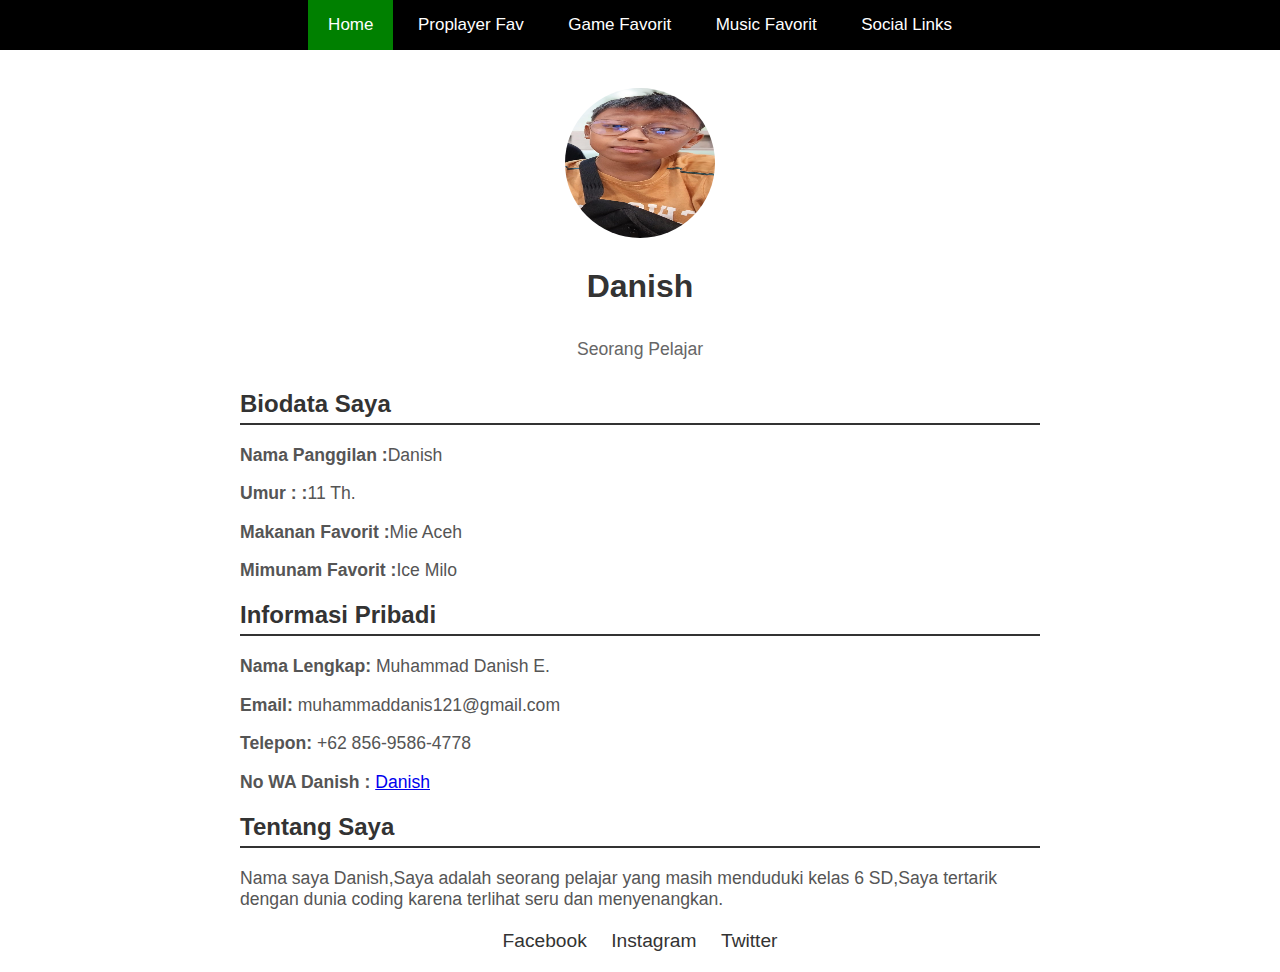
<file: index.html>
<!DOCTYPE html>
<html lang="id">
<head>
    <meta charset="UTF-8">
    <meta name="viewport" content="width=device-width, initial-scale=1.0">
    <title>Profilku</title>
    <link rel="stylesheet" href="style.css">
</head>
<body>
<div class="topnav">

    <a class="active" href="#">Home</a>
    <a href="video.html">Proplayer Fav</a>
    <a href="game.html">Game Favorit</a>
    <a href="Music.html">Music Favorit</a>
    <a href="Social Link.html">Social Links</a>
</div>
<br>








<div class="container">
    <div class="profile-header">
        <img src="image/WhatsApp Image 2024-10-11 at 08.00.48(1).jpeg" alt="Foto Profil">
        <h1>Danish</h1>
        <p>Seorang Pelajar </p>
        <link rel="stylesheet" href="style.css">
    </div>

    <div class="profile-info">
        <h2>Biodata Saya</h2>
        <p><strong>Nama Panggilan :</strong>Danish</p>    
        <p><strong>Umur : :</strong>11 Th.</p>
        <p><strong>Makanan Favorit :</strong>Mie Aceh</p>    
        <p><strong>Mimunam Favorit :</strong>Ice Milo</p>
        
        



        <h2>Informasi Pribadi</h2>
        <p><strong>Nama Lengkap:</strong> Muhammad Danish E.</p>
        <p><strong>Email:</strong> muhammaddanis121@gmail.com</p>
        <p><strong>Telepon:</strong> +62 856-9586-4778</p>

        <strong><P>No WA Danish :</strong> <a href="https://wa.me/085695864778">Danish</a></P>

        <h2>Tentang Saya</h2>
        <p>Nama saya Danish,Saya adalah seorang pelajar yang masih menduduki kelas 6 SD,Saya tertarik dengan dunia coding karena terlihat seru dan menyenangkan.</p>
    </div>

    <div class="social-links">
        <a href="https://facebook.com" target="_blank">Facebook</a>
        <a href="https://instagram.com" target="_blank">Instagram</a>
        <a href="https://twitter.com" target="_blank">Twitter</a>
    </div>
</div>

</body>
</html>
</file>
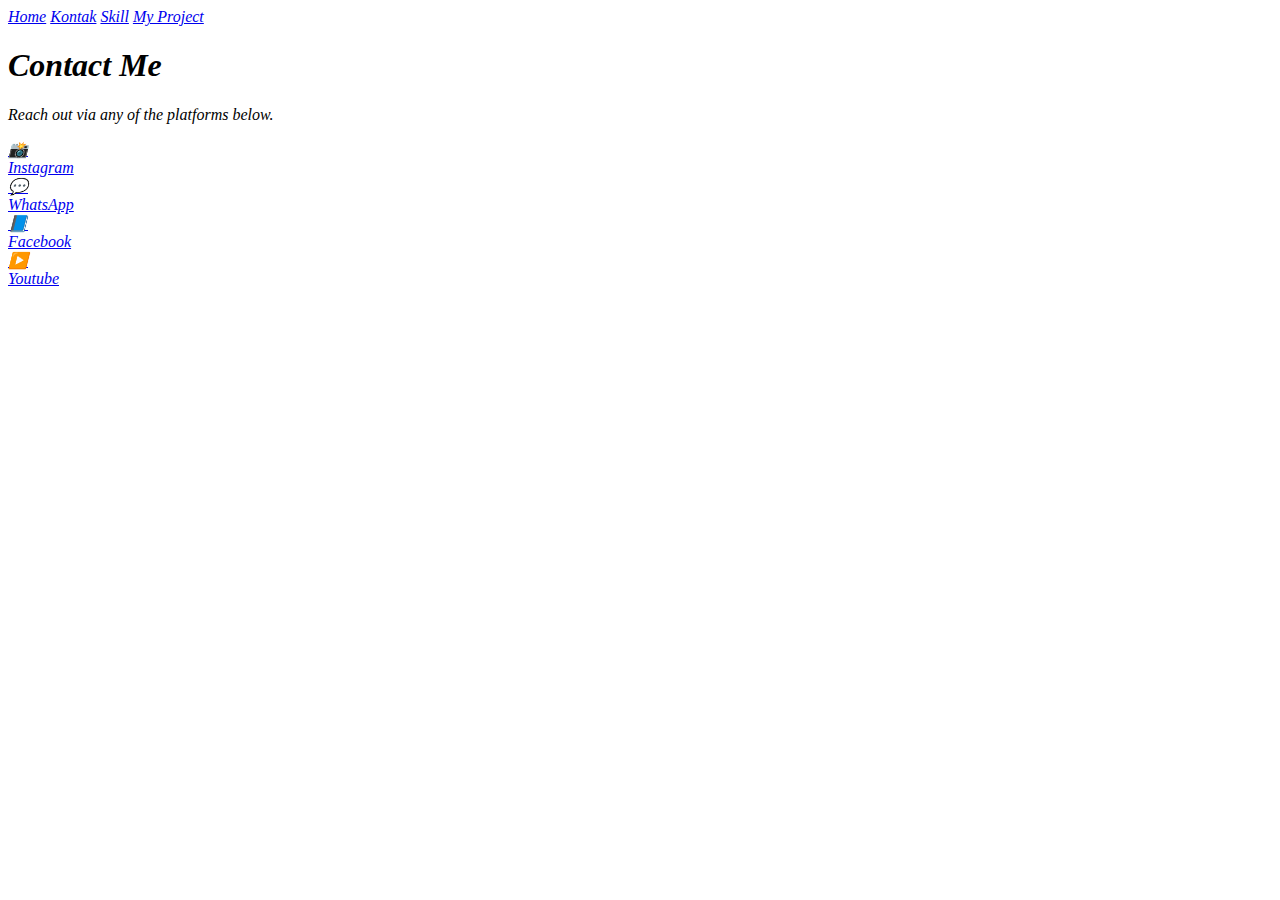
<file: Kontak.html>
<!DOCTYPE html>
<html lang="en">
<head>
    <meta charset="UTF-8">
    <meta name="viewport" content="width=device-width, initial-scale=1.0">
    <title>Kontak</title>
    <link rel="stylesheet" href="Kontak.css">
</head>

<body>
    <div class="topnav">
     <a href="index.html">Home</a>
     <a class="active" href="Kontak.html">Kontak</a>
     <a href="Skill.html">Skill</a>
     <a href="myproject.html">My Project</a>
</div>
<main class="container">
    <header class="page-header">
        <h1>Contact Me</h1>
        <p>Reach out via any of the platforms below.</p>
    </header>

    <section class="contacts">
        <a class="contact-card" href="https://instagram.com/Minecraft" target="_blank" rel="noopener" aria-label="Instagram">
            <div class="icon">📸</div>
            <div class="label">Instagram</div>
        </a>

        <a class="contact-card" href="https://wa.me/6285695864778" target="_blank" rel="noopener" aria-label="WhatsApp">
            <div class="icon">💬</div>
            <div class="label">WhatsApp</div>
        </a>

        <a class="contact-card" href="https://facebook.com" target="_blank" rel="noopener" aria-label="Facebook">
            <div class="icon">📘</div>
            <div class="label">Facebook</div>
        </a>

        <a class="contact-card" href="https://www.youtube.com/@danisharcade" target="_blank" rel="noopener" aria-label="Youtube">
            <div class="icon">▶️</div>
            <div class="label">Youtube</div>
        </a>
      </section>
    <script src="scripts.js"></script>
</body>
</html>
</file>
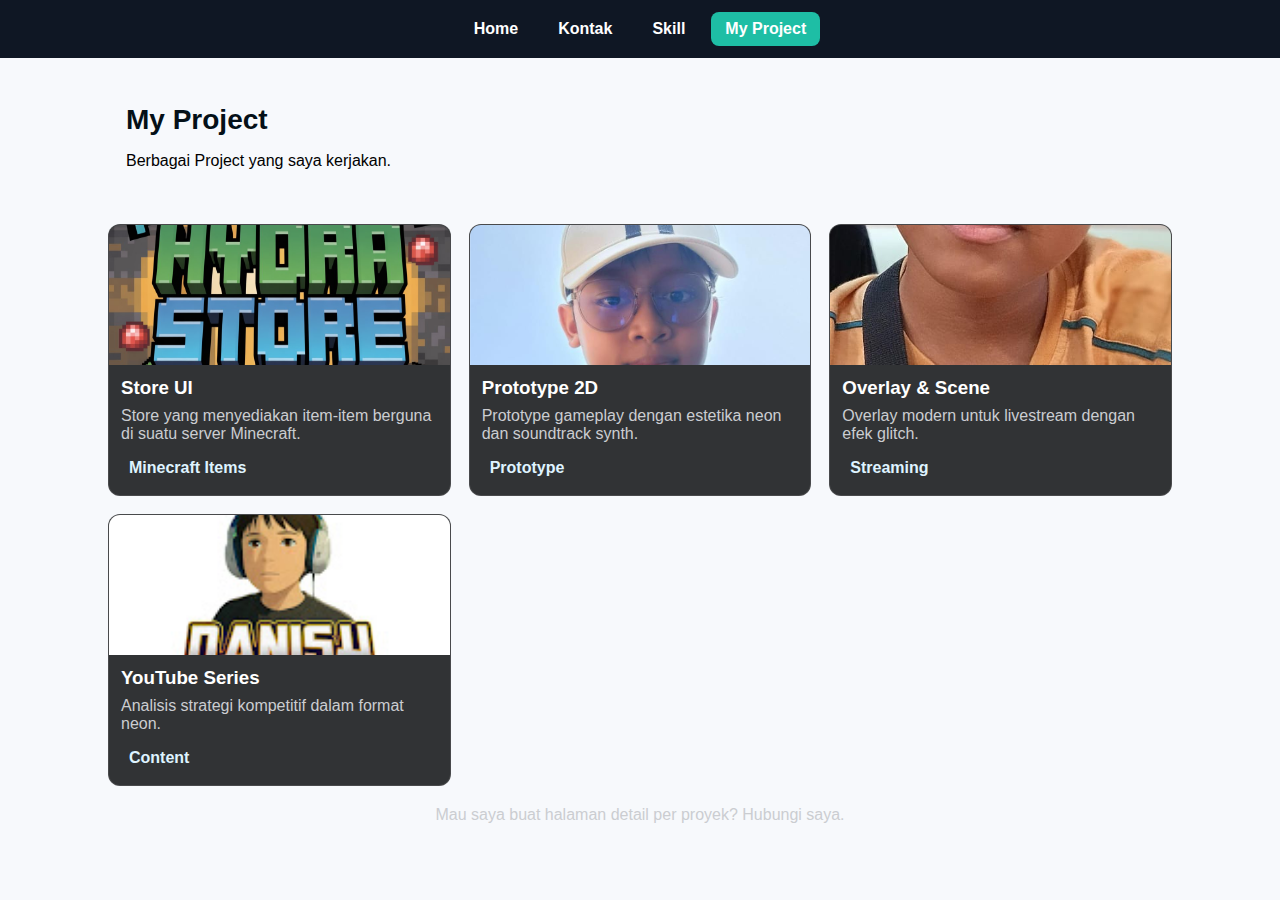
<file: myproject.html>
<!DOCTYPE html>
<html lang="id">
<head>
  <meta charset="utf-8">
  <meta name="viewport" content="width=device-width,initial-scale=1">
  <title>My Project — Neon Theme</title>
  <link rel="stylesheet" href="myproject.css">
</head>
<body>
  <nav class="topnav neon-nav">
    <a href="index.html">Home</a>
    <a href="Kontak.html">Kontak</a>
    <a href="skill.html">Skill</a>
    <a class="active" href="myproject.html">My Project</a>
  </nav>

  <main class="wrap neon-wrap">
    <header class="hero">
      <div class="hero-left">
        <h1 class="Title">My Project</h1>
        <p class="subtitle">Berbagai Project yang saya kerjakan.</p>
      </div>
      <div class="hero-right"></div>
    </header>

    <section class="projects-neon">
      <a class="project-card-alt" href="https://hydrastore-gules.vercel.app/" target="_blank" rel="noopener">
        <div class="neon-thumb" style="background-image:url('image/a-pixel-art-style-store-icon-featuring-t_b1MrcoYbQRqxWUDe9WH2Cw_a4OUNJKnSxumcQ1XW2yQBA.jpeg')"></div>
        <div class="neon-body">
          <h3>Store UI</h3>
          <p>Store yang menyediakan item-item berguna di suatu server Minecraft.</p>
          <span class="badge">Minecraft Items</span>
        </div>
      </a>

      <a class="project-card-alt" href="#" target="_blank" rel="noopener">
        <div class="neon-thumb" style="background-image:url('image/WhatsApp Image 2024-11-06 at 16.13.51_a47a3b20.jpg')"></div>
        <div class="neon-body">
          <h3>Prototype 2D</h3>
          <p>Prototype gameplay dengan estetika neon dan soundtrack synth.</p>
          <span class="badge">Prototype</span>
        </div>
      </a>

      <a class="project-card-alt" href="#" target="_blank" rel="noopener">
        <div class="neon-thumb" style="background-image:url('image/WhatsApp Image 2024-10-11 at 08.00.48(1).jpeg')"></div>
        <div class="neon-body">
          <h3>Overlay & Scene</h3>
          <p>Overlay modern untuk livestream dengan efek glitch.</p>
          <span class="badge">Streaming</span>
        </div>
      </a>

      <a class="project-card-alt" href="#" target="_blank" rel="noopener">
        <div class="neon-thumb" style="background-image:url('image/channels4_profile.jpg')"></div>
        <div class="neon-body">
          <h3>YouTube Series</h3>
          <p>Analisis strategi kompetitif dalam format neon.</p>
          <span class="badge">Content</span>
        </div>
      </a>

    </section>

    <footer class="neon-foot">Mau saya buat halaman detail per proyek? Hubungi saya.</footer>
  </main>

  <script src="scripts.js"></script>
</body>
</html>
</file>
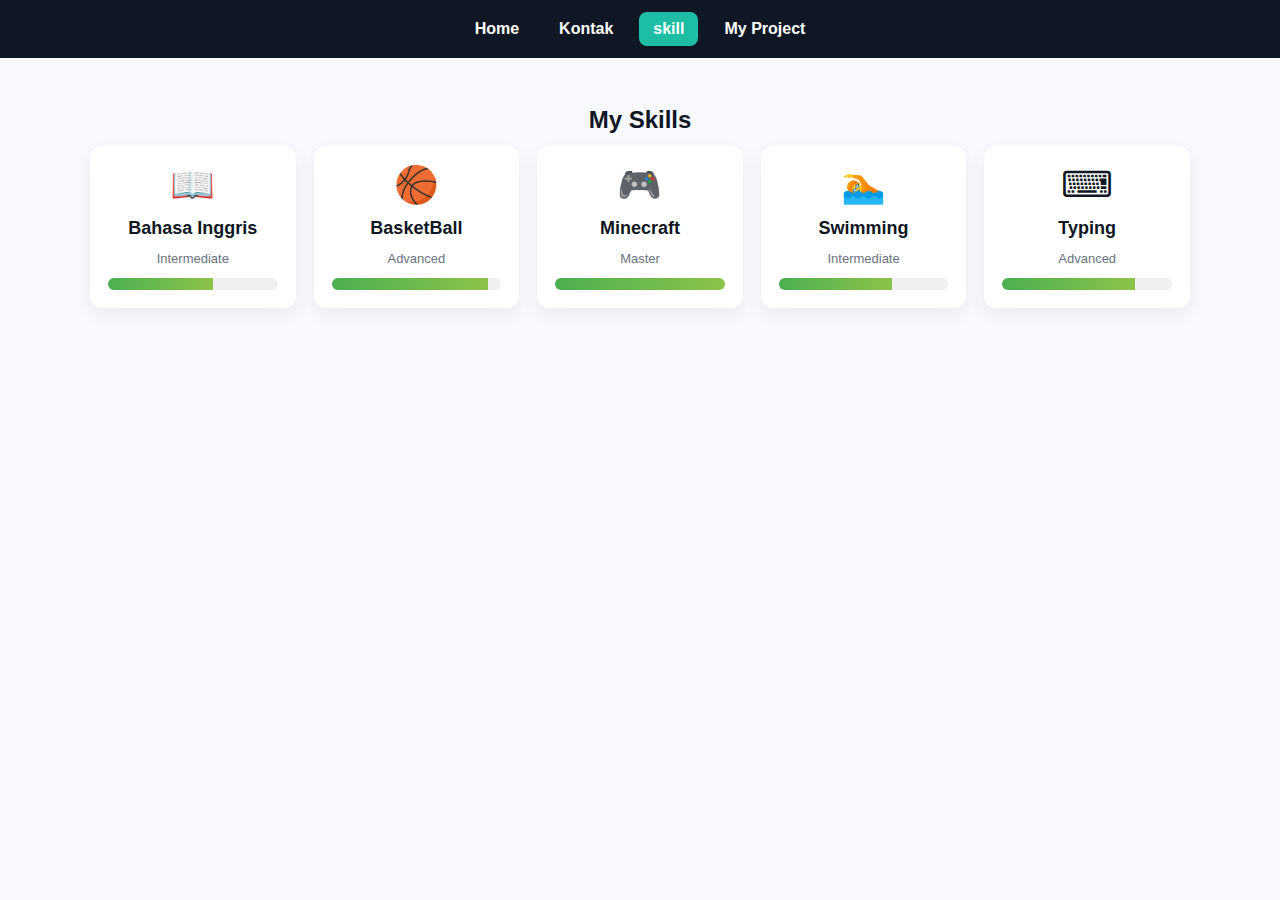
<file: skill.html>
<!DOCTYPE html>
<html lang="en">
<head>
    <meta charset="UTF-8">
    <meta name="viewport" content="width=device-width, initial-scale=1.0">
    <title>Document</title>
    <link rel="stylesheet" href="skill.css">
    
</head>
<body>
     <div class="topnav">
     <a href="index.html">Home</a>
     <a href="Kontak.html">Kontak</a>
     <a class="active" href="skill.html">skill</a>
     <a href="myproject.html">My Project</a>
</div>
<main class="container">
  
    <section class="skills-section">
        <h2 class="skills-title">My Skills</h2>
        <div class="skills-grid">
        <article class="skill-card">
            <div class="skill-icon">📖</div>
            <h3 class="skill-name">Bahasa Inggris</h3>
            <div class="skill-level">Intermediate</div>
            <div class="skill-bar"><div class="skill-fill" style="--pct:62%"></div></div>
        </article>

        <article class="skill-card">
            <div class="skill-icon">🏀</div>
            <h3 class="skill-name">BasketBall</h3>
            <div class="skill-level">Advanced</div>
            <div class="skill-bar"><div class="skill-fill" style="--pct:92%"></div></div>
        </article>

        <article class="skill-card">
            <div class="skill-icon">🎮</div>
            <h3 class="skill-name">Minecraft</h3>
            <div class="skill-level">Master</div>
            <div class="skill-bar"><div class="skill-fill" style="--pct:100%"></div></div>
        </article>

        <article class="skill-card">
            <div class="skill-icon">🏊</div>
            <h3 class="skill-name">Swimming</h3>
            <div class="skill-level">Intermediate</div>
            <div class="skill-bar"><div class="skill-fill" style="--pct:67%"></div></div>
        </article>

        <article class="skill-card">
            <div class="skill-icon">⌨</div>
            <h3 class="skill-name">Typing</h3>
            <div class="skill-level">Advanced</div>
            <div class="skill-bar"><div class="skill-fill" style="--pct:78%"></div></div>
        </article>

    </div>
</section>

</main>

<script src="scripts.js"></script>
</body>
</html>
</file>
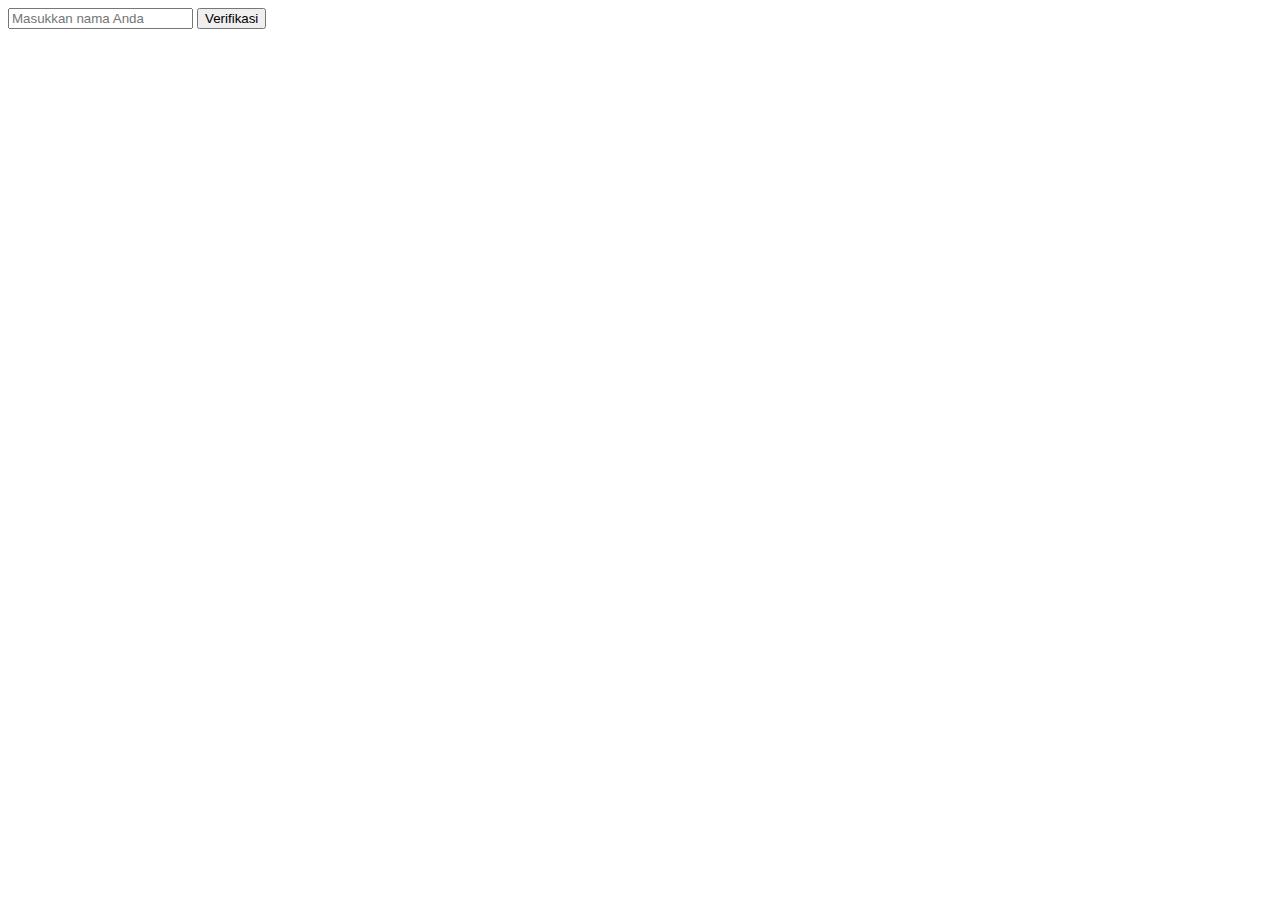
<file: test.html>
<!DOCTYPE html>
<html lang="en">
<head>
    <meta charset="UTF-8">
    <meta name="viewport" content="width=device-width, initial-scale=1.0">
    <title>Document</title>

</head>

<body>
    <input type="text" id="inputName" placeholder="Masukkan nama Anda">
    <button onclick ="nameCheck()">Verifikasi</button>
<p id="result">

</p>
    











    <script src="websitevscript.js" defer></script>

</body>
</html>
</file>
<file: style.css>
body {
    font-family: Arial, sans-serif;
    background-color: #ffffff;
    color: #333;
    margin: 0;
    padding: 0;
}
.container {
    max-width: 800px;
    margin: 0 auto;
    padding: 20px;
}
.profile-header {
    text-align: center;
    margin-bottom: 20px;
}
.profile-header img {
    border-radius: 50%;
    width: 150px;
    height: 150px;
}
.profile-header h1 {
    margin: 10px 0;
    font-size: 2em;
    color: #333;
}
.profile-header p {
    font-size: 1.1em;
    color: #666;
}
.profile-info {
    margin-top: 30px;
}
.profile-info h2 {
    font-size: 1.5em;
    border-bottom: 2px solid #333;
    padding-bottom: 5px;
    color: #333;
}
.profile-info p {
    font-size: 1.1em;
    color: #555;
}
.social-links {
    text-align: center;
    margin-top: 20px;
}
.social-links a {
    margin: 0 10px;
    text-decoration: none;
    color: #333;
    font-size: 1.2em;
}
.profile {
    width: 100px; /* Adjust the size as needed */
    height: 100px; /* Adjust the size as needed */
    overflow: hidden;
    border-radius: 50%;
    border: 2px solid #ccc; /* Optional: add a border */
    float: left;
}

.profile-image {
    width: 100%;
    height: auto; /* This keeps the aspect ratio */
    
}

h1{
    padding: 2%;
}
.topnav{
overflow: hidden;
color: white;
background-color: black;
text-align: center;
padding: 15px

}

.topnav a {

float: center ;
color :white ;

padding: 20px 20px;
text-decoration: none;
font-size: 17px;
}

.topnav a:hover {

color: black;
background-color: white;




}
.topnav a.active{
color: white;
background-color: green;

}
</file>
<file: Kontak.css>
Body {
    font-style: italic;
    



}



.Media{ 
 
   display: flex;
   padding: 15px;
    background-color: aqua;
justify-content: center;   
}
.Media p {
    margin: 0 10px;
}
</file>
<file: myproject.css>
:root{
  --bg: #f7f9fc;
  --card: #ffffff;
  --accent: #1ebea5;
  --muted: #cbcdd1;
  --text: #ffffff;
}

*{box-sizing: border-box}
body{
  margin: 0;
  font-family: 'Segoe UI', Tahoma, Geneva, Verdana, sans-serif;
  background: var(--bg);
  color: var(--text);
  -webkit-font-smoothing:antialiased;
}


.topnav{
  display: flex;
  gap: 12px;
  justify-content: center;
  background: #0f1724;
  padding: 12px 8px;
}
.topnav a{
  color: #fff;
  padding: 8px 14px;
  border-radius: 8px;
  text-decoration: none;
  font-weight: 600;
}
.topnav a:hover{
  background: rgba(255,255,255,0.08);
}
.topnav a.active{
  background: var(--accent);
  color: white;
}
.projects-grid{
  display:grid;
  grid-template-columns:repeat(auto-fit,minmax(240px,1fr));
  gap:18px;
  margin-top:22px;
}
.project-card{
  display:block; /* anchor fills card */
  padding:0;
  overflow:hidden;
  border-radius:12px;
  text-decoration:none;
  color:inherit;
  background:linear-gradient(180deg, rgba(255,255,255,0.02), rgba(255,255,255,0.01));
  border:1px solid rgba(255,255,255,0.03);
  transition:transform .25s ease, box-shadow .25s ease;
  box-shadow:0 8px 30px rgba(0,0,0,0.45);
  transform:translateY(16px);
  opacity:0;
  
}
.project-card:hover{transform:translateY(-6px);box-shadow:0 18px 50px rgba(0,0,0,0.6)}
.thumb{
  width:100%;
  height:140px;
  background-size:cover;
  background-position:center;
  display:block;
}
.project-title{margin:12px 14px 6px;font-size:18px}
.project-desc{margin:0 14px 10px;color:var(--muted);font-size:14px}
.project-meta{display:flex;align-items:center;gap:8px;padding:0 14px 16px;color:var(--muted);font-size:13px}
.project-meta .tag{background:rgba(255,255,255,0.03);padding:4px 8px;border-radius:8px}
.project-card.in-view{transform:translateY(0);opacity:1}

/* small screens */
@media(max-width:600px){.thumb{height:120px}}
/* Neon/cyberpunk theme for projects */

.wrap{max-width:1100px;margin:28px auto;padding:0 18px}
.hero{display:flex;justify-content:space-between;align-items:center;padding:18px;background:linear-gradient(180deg,rgba(255,255,255,0.02),transparent);border-radius:12px}
.hero-left h1{margin:0;font-size:28px}
.hero-left .subtitle{color:black}
.hero-right{background:linear-gradient(90deg,var(--neon2),var(--neon1));padding:20px;border-radius:8px;font-weight:800;color:#041018}

.projects-neon{display:grid;grid-template-columns:repeat(auto-fit,minmax(260px,1fr));gap:18px;margin-top:20px}
.project-card-alt{display:flex;flex-direction:column;background:rgb(49, 51, 53);border-radius:12px;overflow:hidden;text-decoration:none;color:inherit;border:1px solid rgba(128,128,128,0.3);transform:translateY(18px);opacity:0;transition:transform .5s cubic-bezier(.2,.9,.2,1),opacity .5s,box-shadow .25s}
.project-card-alt:hover{box-shadow:0 18px 50px rgba(0,0,0,0.6);transform:translateY(-6px)}
.neon-thumb{height:140px;background-size:cover;background-position:center}
.neon-body{padding:12px}
.neon-body h3{margin:0 0 8px}
.neon-body p{margin:0 0 10px;color:var(--muted)}
.badge{display:inline-block;padding:6px 8px;background:linear-gradient(90deg,var(--neon2),var(--neon1));color:#dff3ff;border-radius:8px;font-weight:700}
.project-card-alt.in-view{transform:translateY(0);opacity:1}

.neon-foot{text-align:center;margin-top:20px;color:var(--muted)}
.Title {

  color:#041018



}


@media(max-width:640px){.neon-thumb{height:120px}}
</file>
<file: skill.css>
:root{
  --bg: #f7f9fc;
  --card: #ffffff;
  --accent: #1ebea5;
  --muted: #6b7280;
  --text: #0f1724;
}

*{box-sizing: border-box}
body{
  margin: 0;
  font-family: 'Segoe UI', Tahoma, Geneva, Verdana, sans-serif;
  background: var(--bg);
  color: var(--text);
  -webkit-font-smoothing:antialiased;
}


.topnav{
  display: flex;
  gap: 12px;
  justify-content: center;
  background: #0f1724;
  padding: 12px 8px;
}
.topnav a{
  color: #fff;
  padding: 8px 14px;
  border-radius: 8px;
  text-decoration: none;
  font-weight: 600;
}
.topnav a:hover{
  background: rgba(255,255,255,0.08);
}
.topnav a.active{
  background: var(--accent);
  color: white;
}


.skills-section{
  padding: 28px 0 40px;
}
.skills-title{
  text-align: center;
  margin-bottom: 12px;
}
.skills-grid{
  display: grid;
  grid-template-columns: repeat(auto-fit,minmax(180px,1fr));
  gap: 18px;
  align-items: stretch;
  max-width: 1100px;
  margin: 0 auto;
}
.skill-card{
  background: var(--card);
  border-radius: 12px;
  padding: 18px;
  box-shadow: 0 6px 18px rgba(16,24,40,0.06);
  text-align: center;
  display: flex;
  flex-direction: column;
  gap: 12px;
  transform: translateY(16px);
  opacity: 0;
  transition: transform .6s cubic-bezier(.2,.9,.2,1), opacity .6s ease;
}
.skill-icon{font-size: 36px}
.skill-name{margin:0;font-size:18px}
.skill-level{font-size:13px;color:var(--muted)}
.skill-bar{height:12px;background:#f0f0f0;border-radius:999px;overflow:hidden}
.skill-fill{height:100%;background:linear-gradient(90deg,#4caf50,#8bc34a);width:0%;transition:width .9s cubic-bezier(.2,.9,.2,1)}
.skill-meta{display:flex;justify-content:space-between;font-size:12px;color:var(--muted)}

/* responsive tweaks */
@media (max-width:900px){.skills-grid{grid-template-columns:repeat(3,1fr)}}
@media (max-width:600px){.skills-grid{grid-template-columns:repeat(1,1fr)}}

/* when a card enters viewport */
.skill-card.in-view{transform: translateY(0);opacity:1}
.skill-card.in-view .skill-fill{width: var(--pct,50%)}
</file>
